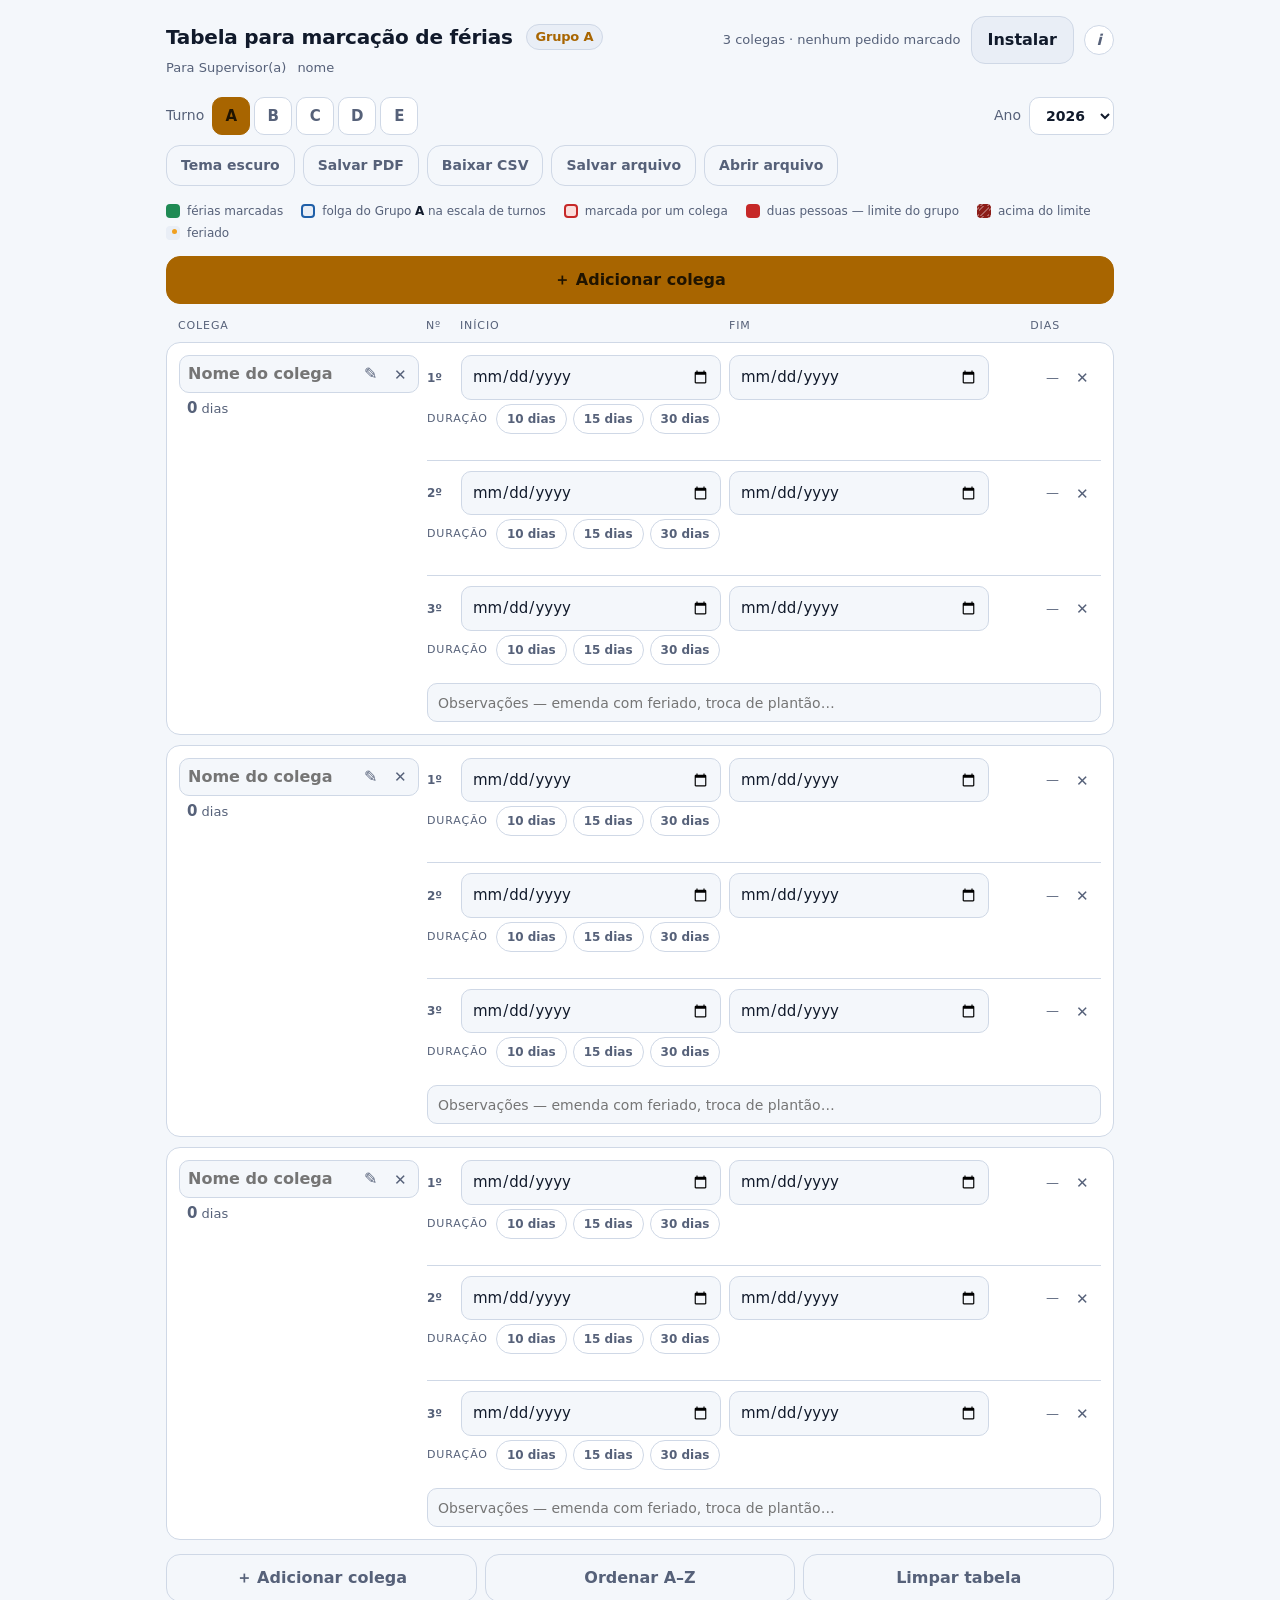
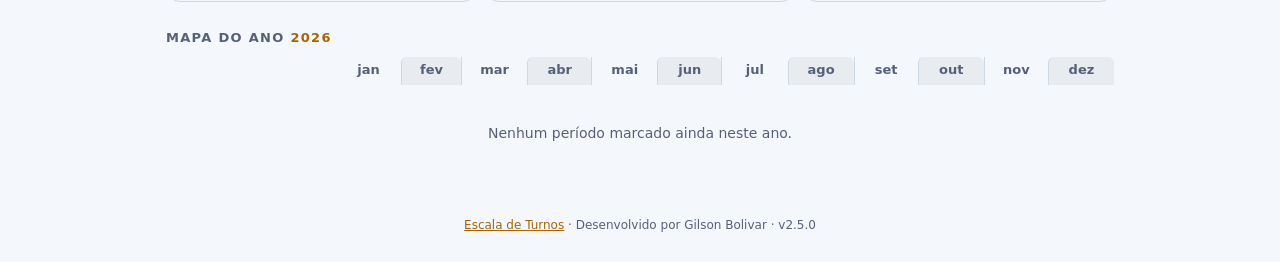
<file: index.html>
<!doctype html>
<html lang="pt-BR">
<head>
<meta charset="utf-8">
<meta name="viewport" content="width=device-width, initial-scale=1, viewport-fit=cover">
<title>Tabela para marcação de férias</title>
<meta name="description" content="Marcação de férias dos turnos A a E: três períodos por colega, com o quadro do mês e as folgas de cada equipe.">
<meta name="theme-color" content="#0b1220">
<meta name="mobile-web-app-capable" content="yes">
<meta name="apple-mobile-web-app-capable" content="yes">
<meta name="apple-mobile-web-app-title" content="Marcar Férias">
<link rel="manifest" href="manifest.webmanifest">
<link rel="icon" href="icones/icone-192.png" sizes="192x192">
<link rel="apple-touch-icon" sizes="180x180" href="icones/icone-180.png">
<link rel="stylesheet" href="app.css?v=2.5.0">
<script>
  /* Aplica o tema salvo antes da primeira pintura; sem isto a tela pisca. */
  (() => {
    let tema;
    try { tema = localStorage.getItem('tabela-de-ferias:tema'); } catch (e) { /* modo privado */ }
    if (tema !== 'claro' && tema !== 'escuro') {
      tema = matchMedia('(prefers-color-scheme: light)').matches ? 'claro' : 'escuro';
    }
    document.documentElement.dataset.tema = tema;
  })();
</script>
</head>
<body>

<header class="topo">
  <div class="titulo">
    <h1>Tabela para marcação de férias <span id="grupo-titulo">Grupo&nbsp;A</span></h1>
    <p class="supervisor">
      Para Supervisor(a)
      <input type="text" id="supervisor" maxlength="60" placeholder="nome"
             aria-label="Nome do supervisor ou da supervisora">
    </p>
  </div>
  <div class="canto">
    <p class="estado" id="estado" role="status" aria-live="polite">—</p>
    <button class="botao instalar" id="btn-instalar" type="button" hidden>Instalar</button>
    <button class="info" id="btn-info" type="button" title="Sobre o app" aria-label="Sobre o app">i</button>
  </div>
</header>

<dialog class="sobre" id="ajuda-instalar" aria-labelledby="instalar-titulo">
  <h2 id="instalar-titulo">Instalar no aparelho</h2>
  <div id="passos-android">
    <p><b>Android (Chrome)</b></p>
    <p>Toque no menu <b>⋮</b> do navegador, no canto de cima, e escolha
      <b>Instalar app</b> — ou <b>Adicionar à tela inicial</b>, conforme a versão.</p>
  </div>
  <div id="passos-ios">
    <p><b>iPhone e iPad</b></p>
    <p>Precisa ser pelo <b>Safari</b>: o Chrome do iPhone não instala sites.
      Toque em <b>Compartilhar</b> (o quadrado com a seta para cima), role a lista e
      escolha <b>Adicionar à Tela de Início</b>.</p>
  </div>
  <p class="instalar-nota">Instalado, o app abre em tela cheia, com ícone próprio, e
    funciona sem internet.</p>
  <button class="botao principal largo" id="btn-fechar-instalar" type="button">Entendi</button>
</dialog>

<dialog class="sobre confirmar" id="confirmar" aria-labelledby="confirmar-titulo">
  <h2 id="confirmar-titulo">—</h2>
  <p id="confirmar-texto">—</p>
  <div class="confirmar-acoes">
    <button class="botao discreto" id="btn-cancelar" type="button">Cancelar</button>
    <button class="botao perigo" id="btn-confirmar" type="button">Remover</button>
  </div>
</dialog>

<dialog class="sobre dia-janela" id="dia-janela" aria-labelledby="dia-titulo">
  <h2 id="dia-titulo">—</h2>
  <p class="dia-turno" id="dia-turno">—</p>
  <p class="dia-limite" id="dia-limite" hidden></p>
  <ul class="dia-gente" id="dia-gente"></ul>
  <button class="botao principal largo" id="btn-fechar-dia" type="button">Fechar</button>
</dialog>

<dialog class="sobre" id="sobre" aria-labelledby="sobre-titulo">
  <h2 id="sobre-titulo">Tabela para marcação de férias</h2>
  <p class="sobre-credito">Desenvolvido por <b>Gilson Bolivar</b></p>
  <p>Marcação de férias dos turnos A a E: cada equipe tem a sua tabela, com três
    períodos por colega, o quadro do mês escolhido, as folgas daquela equipe na
    escala de turnos e os feriados.</p>
  <p>A tabela fica guardada neste aparelho, no próprio navegador — ninguém mais
    enxerga a sua. Para passar adiante, use <b>Salvar arquivo</b>, <b>Baixar CSV</b>
    ou <b>Salvar PDF</b>.</p>
  <p>Para ver os dias de trabalho e folga de todas as equipes, mês a mês, abra a
    <a href="turnos/">Escala de Turnos</a>.</p>
  <p class="sobre-versao" id="versao">—</p>
  <button class="botao principal largo" id="btn-fechar-sobre" type="button">Entendi</button>
</dialog>

<main class="folha">

  <!-- ————————————————— barra de comandos ————————————————— -->
  <section class="comandos">
    <div class="campo-grupo">
      <span>Turno</span>
      <div class="grupos" id="grupos" role="group" aria-label="Turno da equipe"></div>
    </div>
    <label class="campo-ano">
      <span>Ano</span>
      <select id="ano"></select>
    </label>
    <div class="botoes">
      <button class="botao discreto" id="btn-tema" type="button" aria-pressed="false">Tema claro</button>
      <button class="botao discreto" id="btn-pdf" type="button" title="Abre a impressão — escolha “Salvar como PDF” no destino">Salvar PDF</button>
      <button class="botao discreto" id="btn-csv" type="button">Baixar CSV</button>
      <button class="botao discreto" id="btn-salvar" type="button">Salvar arquivo</button>
      <button class="botao discreto" id="btn-abrir" type="button">Abrir arquivo</button>
      <input type="file" id="arquivo" accept="application/json,.json" hidden>
    </div>
  </section>

  <p class="legenda">
    <span><b class="amostra ferias"></b> férias marcadas</span>
    <span><b class="amostra folga"></b> folga do Grupo <b id="grupo-legenda">A</b> na escala de turnos</span>
    <span><b class="amostra ocupado"></b> marcada por um colega</span>
    <span><b class="amostra varios"></b> duas pessoas — limite do grupo</span>
    <span><b class="amostra excesso"></b> acima do limite</span>
    <span><b class="amostra feriado"></b> feriado</span>
  </p>

  <button class="botao principal largo destaque" id="btn-colega-topo" type="button">
    ＋ Adicionar colega
  </button>

  <!-- ————————————————— tabela ————————————————— -->
  <div class="cabecalho" aria-hidden="true">
    <span>Colega</span>
    <span>Nº</span>
    <span>Início</span>
    <span>Fim</span>
    <span>Dias</span>
  </div>

  <div class="lista" id="lista"></div>

  <div class="acoes-lista">
    <button class="botao discreto" id="btn-colega" type="button">＋ Adicionar colega</button>
    <button class="botao discreto" id="btn-ordenar" type="button" title="Reordenar a lista de A a Z">Ordenar A–Z</button>
    <button class="botao discreto" id="btn-limpar" type="button" title="Apagar tudo deste turno e voltar às células em branco">Limpar tabela</button>
  </div>

  <!-- ————————————————— acima do limite ————————————————— -->
  <section class="coincidencias excessos" id="excessos" hidden>
    <h2>Acima do limite — só duas pessoas por data</h2>
    <ul id="lista-excessos"></ul>
  </section>

  <!-- ————————————————— coincidências ————————————————— -->
  <section class="coincidencias" id="coincidencias" hidden>
    <h2>Quem coincide com quem</h2>
    <ul id="lista-coincidencias"></ul>
  </section>

  <!-- ————————————————— mapa do ano ————————————————— -->
  <section class="ano">
    <h2>Mapa do ano <span id="ano-titulo"></span></h2>
    <p class="rolagem-dica">Deslize para o lado para ver o ano inteiro.</p>
    <div class="rolagem">
      <div class="moldura">
        <div class="meses" id="meses"></div>
        <div class="faixas" id="faixas"></div>
      </div>
    </div>
    <p class="vazio" id="ano-vazio">Nenhum período marcado ainda neste ano.</p>
  </section>
</main>

<template id="modelo-pessoa">
  <article class="pessoa">
    <div class="identidade">
      <input class="nome" type="text" maxlength="60" aria-label="Nome do colega" placeholder="Nome do colega">
      <button class="remover nome-editar" type="button" title="Editar o nome" aria-label="Editar o nome">✎</button>
      <p class="total"><b>0</b> dias</p>
      <button class="remover pessoa-remover" type="button" title="Remover colega" aria-label="Remover colega">✕</button>
    </div>
    <div class="corpo">
      <ol class="periodos"></ol>
      <div class="rodape">
        <textarea class="obs" rows="1" aria-label="Observações"
                  placeholder="Observações — emenda com feriado, troca de plantão…"></textarea>
      </div>
    </div>
  </article>
</template>

<template id="modelo-periodo">
  <li class="periodo">
    <b class="ordem"></b>
    <label class="campo-data de"><span>Início</span><input type="date" class="inicio"><b class="valor"></b></label>
    <label class="campo-data ate"><span>Fim</span><input type="date" class="fim"><b class="valor"></b></label>
    <span class="dias">—</span>
    <button class="remover periodo-limpar" type="button" title="Limpar este período" aria-label="Limpar este período">✕</button>
    <div class="duracao" role="group" aria-label="Duração do período">
      <span>Duração</span>
      <button type="button" data-dias="10">10 dias</button>
      <button type="button" data-dias="15">15 dias</button>
      <button type="button" data-dias="30">30 dias</button>
    </div>
    <p class="erro" hidden></p>
    <div class="quadro" hidden></div>
  </li>
</template>

<p class="credito"><a href="turnos/">Escala de Turnos</a> · Desenvolvido por Gilson Bolivar
  · <span id="versao-rodape"></span></p>

<div class="aviso" id="toast" hidden></div>

<script src="app.js?v=2.5.0"></script>
</body>
</html>
</file>
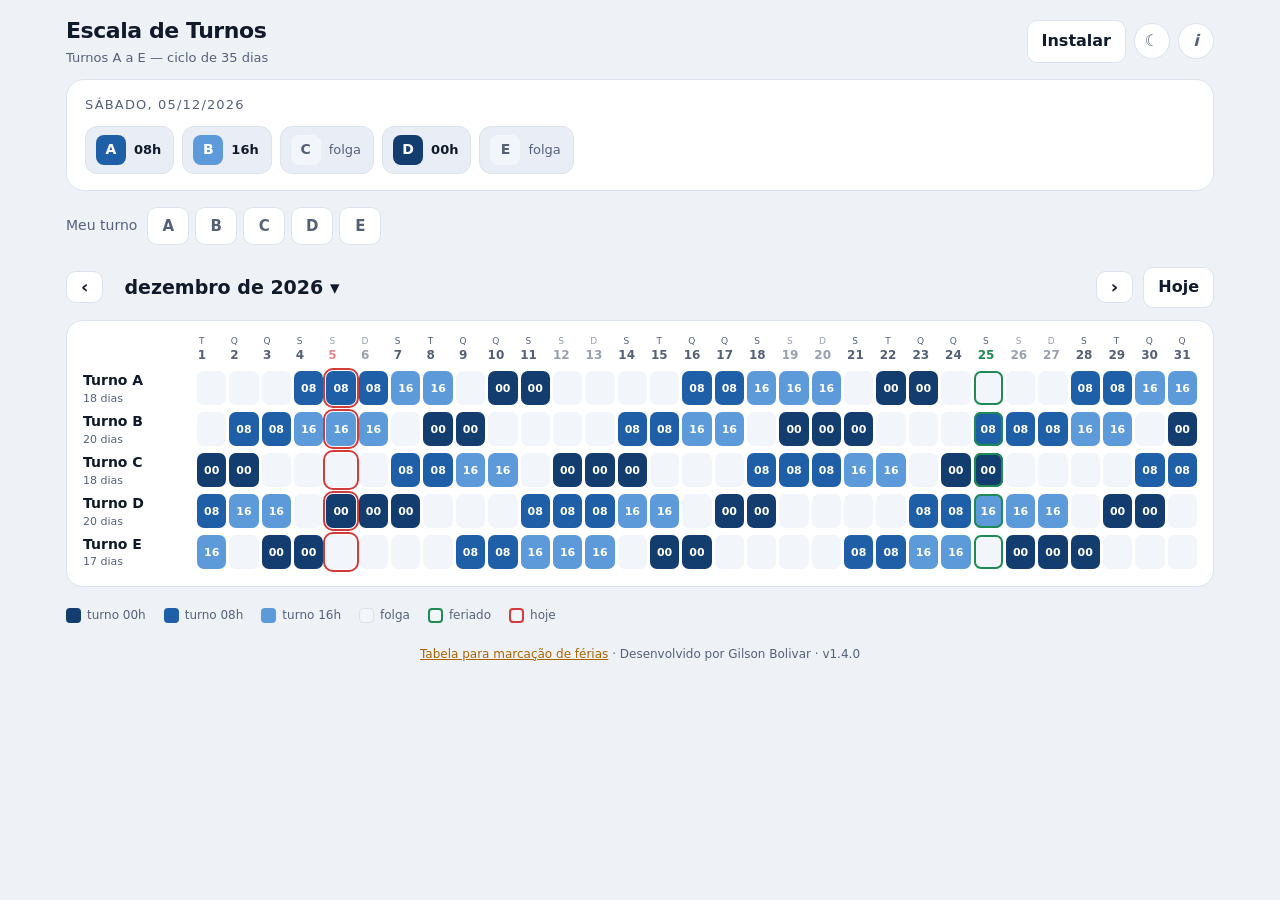
<file: turnos/index.html>
<!doctype html>
<html lang="pt-BR">
<head>
<meta charset="utf-8">
<meta name="viewport" content="width=device-width, initial-scale=1, viewport-fit=cover">
<title>Escala de Turnos — A a E</title>
<meta name="description" content="Dias de trabalho e folga dos turnos A a E, mês a mês, com a hora de início de cada turno.">
<meta name="theme-color" content="#0b1220">
<meta name="mobile-web-app-capable" content="yes">
<meta name="apple-mobile-web-app-capable" content="yes">
<meta name="apple-mobile-web-app-title" content="Turnos">
<link rel="manifest" href="manifest.webmanifest">
<link rel="icon" href="icones/icone-192.png" sizes="192x192">
<link rel="apple-touch-icon" sizes="180x180" href="icones/icone-180.png">
<link rel="stylesheet" href="app.css?v=1.4.0">
<script>
  /* Tema aplicado antes da primeira pintura, para a tela não piscar. */
  (() => {
    let tema;
    try { tema = localStorage.getItem('escala-turnos:tema'); } catch (e) { /* modo privado */ }
    if (tema !== 'claro' && tema !== 'escuro') {
      tema = matchMedia('(prefers-color-scheme: light)').matches ? 'claro' : 'escuro';
    }
    document.documentElement.dataset.tema = tema;
  })();
</script>
</head>
<body>

<header class="topo">
  <div class="titulo">
    <h1>Escala de Turnos</h1>
    <p class="subtitulo">Turnos A a E — ciclo de 35 dias</p>
  </div>
  <div class="canto">
    <button class="botao instalar" id="btn-instalar" type="button" hidden>Instalar</button>
    <button class="info" id="btn-tema" type="button" title="Trocar tema" aria-label="Trocar entre tema claro e escuro">◐</button>
    <button class="info" id="btn-info" type="button" title="Sobre o app" aria-label="Sobre o app">i</button>
  </div>
</header>

<main class="folha">

  <!-- ————————————————— hoje ————————————————— -->
  <section class="hoje-painel">
    <p class="hoje-data" id="hoje-data">—</p>
    <div class="hoje-turnos" id="hoje-turnos"></div>
    <p class="hoje-proximos" id="hoje-proximos" hidden></p>
  </section>

  <!-- ————————————————— escolha do turno ————————————————— -->
  <section class="meu">
    <span>Meu turno</span>
    <div class="grupos" id="grupos" role="group" aria-label="Escolha o seu turno"></div>
  </section>

  <!-- ————————————————— mês ————————————————— -->
  <section class="mes-barra">
    <button class="botao discreto" id="btn-anterior" type="button" aria-label="Mês anterior">‹</button>
    <h2><button class="mes-escolher" id="btn-escolher" type="button"
                title="Escolher mês e ano"><span id="mes-nome">—</span> ▾</button></h2>
    <button class="botao discreto" id="btn-proximo" type="button" aria-label="Próximo mês">›</button>
    <button class="botao discreto" id="btn-hoje" type="button">Hoje</button>
  </section>

  <div class="rolagem">
    <div class="quadro" id="quadro"></div>
  </div>

  <p class="legenda">
    <span><b class="amostra t0"></b> turno 00h</span>
    <span><b class="amostra t8"></b> turno 08h</span>
    <span><b class="amostra t16"></b> turno 16h</span>
    <span><b class="amostra folga"></b> folga</span>
    <span><b class="amostra feriado-amostra"></b> feriado</span>
    <span><b class="amostra hoje-amostra"></b> hoje</span>
  </p>

  <p class="rodape">
    <a href="../">Tabela para marcação de férias</a> · Desenvolvido por Gilson Bolivar
    · <span id="versao-rodape"></span>
  </p>

</main>

<dialog class="sobre" id="ajuda-instalar" aria-labelledby="instalar-titulo">
  <h2 id="instalar-titulo">Instalar no aparelho</h2>
  <div id="passos-android">
    <p><b>Android (Chrome)</b></p>
    <p>Toque no menu <b>⋮</b> do navegador, no canto de cima, e escolha
      <b>Instalar app</b> — ou <b>Adicionar à tela inicial</b>, conforme a versão.</p>
  </div>
  <div id="passos-ios">
    <p><b>iPhone e iPad</b></p>
    <p>Precisa ser pelo <b>Safari</b>: o Chrome do iPhone não instala sites.
      Toque em <b>Compartilhar</b> (o quadrado com a seta para cima), role a lista e
      escolha <b>Adicionar à Tela de Início</b>.</p>
  </div>
  <p class="instalar-nota">Instalado, o app abre em tela cheia, com ícone próprio, e
    funciona sem internet.</p>
  <button class="botao principal largo" id="btn-fechar-instalar" type="button">Entendi</button>
</dialog>

<dialog class="sobre seletor" id="seletor" aria-labelledby="seletor-titulo">
  <h2 id="seletor-titulo">Escolher mês</h2>
  <div class="ano-linha">
    <button class="botao discreto" id="ano-menos" type="button" aria-label="Ano anterior">‹</button>
    <b id="ano-valor">—</b>
    <button class="botao discreto" id="ano-mais" type="button" aria-label="Próximo ano">›</button>
  </div>
  <div class="meses-grade" id="meses-grade"></div>
  <button class="botao discreto largo" id="btn-fechar-seletor" type="button">Cancelar</button>
</dialog>

<dialog class="sobre" id="sobre" aria-labelledby="sobre-titulo">
  <h2 id="sobre-titulo">Escala de Turnos</h2>
  <p class="sobre-credito">Desenvolvido por <b>Gilson Bolivar</b></p>
  <p>Mostra os dias de trabalho e de folga dos turnos <b>A a E</b>, mês a mês, com a hora
    em que cada turno começa. Três equipes trabalham por dia e duas folgam.</p>
  <p>O ciclo tem <b>35 dias</b> e se repete sem fim, contado a partir de 02/08/2026 — por
    isso o app funciona para qualquer mês, passado ou futuro, sem precisar de internet.</p>
  <p>O turno escolhido e o tema ficam guardados neste aparelho. Nada é enviado para
    lugar nenhum.</p>
  <p class="sobre-versao" id="versao">—</p>
  <button class="botao principal largo" id="btn-fechar-sobre" type="button">Entendi</button>
</dialog>

<div class="aviso" id="toast" hidden></div>

<script src="app.js?v=1.4.0"></script>
</body>
</html>
</file>
<file: app.css>
/* ——————————————— Escala de Férias do Grupo A ——————————————— */

/* tema escuro (padrão) — o claro vem logo abaixo, trocado pelo botão */
:root {
  color-scheme: dark;
  --fundo: #0b1220;
  --superficie: #141d2e;
  --superficie-alta: #1e2a41;
  --borda: #2b3a56;
  --texto: #e8edf7;
  --texto-fraco: #93a1bd;
  --acento: #ffb020;
  --perigo: #ff4d4d;
  --ok: #35d07f;
  --ok-texto: #04241a;
  --azul: #4a9eff;
  --feriado: #ffc043;
  --ocupado-fundo: rgba(255, 77, 77, .22);
  --ocupado-texto: #ffb3b3;
  --conflito: #e33b3b;
  --conflito-texto: #ffffff;
  --excesso: #8f1414;
  --excesso-borda: #ff6b6b;
  --raio-borda: 14px;
  --gap: 14px;
  --coluna-nome: 170px;
  --faixa-par: rgba(255, 255, 255, .04);
}

:root[data-tema="claro"] {
  color-scheme: light;
  --fundo: #f4f7fb;
  --superficie: #ffffff;
  --superficie-alta: #e9eef6;
  --borda: #cfd8e6;
  --texto: #111a2b;
  --texto-fraco: #566179;
  --acento: #a86500;
  --perigo: #c62828;
  --ok: #1f8a54;
  --ok-texto: #ffffff;
  --azul: #1f5fa8;
  --feriado: #f0a020;
  --ocupado-fundo: #fbdedc;
  --ocupado-texto: #a3231b;
  --conflito: #c62828;
  --conflito-texto: #ffffff;
  --excesso: #8c1d18;
  --excesso-borda: #8c1d18;
  --faixa-par: rgba(17, 26, 43, .05);
}

* { box-sizing: border-box; }

[hidden] { display: none !important; }

html, body {
  margin: 0;
  padding: 0;
  background: var(--fundo);
  color: var(--texto);
  font: 16px/1.5 system-ui, -apple-system, "Segoe UI", Roboto, sans-serif;
}

body {
  min-height: 100dvh;
  padding: env(safe-area-inset-top) env(safe-area-inset-right)
           env(safe-area-inset-bottom) env(safe-area-inset-left);
}

h1, h2 { margin: 0; font-weight: 650; letter-spacing: -0.01em; }

.folha { max-width: 980px; margin: 0 auto; padding: 0 16px 40px; }

/* ——— topo ——— */
.topo {
  display: flex;
  align-items: baseline;
  justify-content: space-between;
  gap: 10px;
  padding: 16px 16px 10px;
  max-width: 980px;
  margin: 0 auto;
}
.titulo { min-width: 0; }
.topo h1 { font-size: 20px; }
.topo h1 span {
  display: inline-block;
  margin-left: 6px;
  padding: 2px 9px;
  border-radius: 99px;
  background: var(--superficie-alta);
  border: 1px solid var(--borda);
  font-size: 13px;
  font-weight: 650;
  color: var(--acento);
  vertical-align: 3px;
}
.supervisor {
  margin: 3px 0 0;
  font-size: 13px;
  color: var(--texto-fraco);
}
.supervisor input {
  border: 1px solid transparent;
  border-radius: 8px;
  background: transparent;
  color: var(--texto);
  font: inherit;
  font-weight: 600;
  padding: 2px 6px;
  min-width: 90px;
  max-width: 220px;
}
.supervisor input::placeholder { font-weight: 400; color: var(--texto-fraco); }
.supervisor input:hover { border-color: var(--borda); }
.supervisor input:focus { outline: none; border-color: var(--acento); background: var(--fundo); }
.estado { margin: 0; font-size: 13px; color: var(--texto-fraco); text-align: right; }
.canto { display: flex; align-items: center; gap: 10px; flex: none; }
.instalar {
  padding: 8px 14px;
  font-size: 14px;
  background: var(--acento);
  border-color: var(--acento);
  color: #201400;
}
.instalar-nota { padding-top: 10px; border-top: 1px solid var(--borda); }
.info {
  appearance: none;
  flex: none;
  width: 30px;
  height: 30px;
  border: 1px solid var(--borda);
  border-radius: 50%;
  background: var(--superficie);
  color: var(--texto-fraco);
  font: inherit;
  font-size: 15px;
  font-weight: 700;
  font-style: italic;
  line-height: 1;
  cursor: pointer;
}
.info:hover { border-color: var(--acento); color: var(--acento); }

/* em tela estreita o título ganha a linha inteira, em vez de brigar com o estado */
@media (max-width: 900px) {
  .ano .rolagem-dica {   /* mais específico que a regra base, que vem depois */
    display: block;
    margin: 0 0 8px;
    font-size: 12px;
    color: var(--texto-fraco);
  }
}

@media (max-width: 560px) {
  :root { --coluna-nome: 120px; }
  .instalar { padding: 7px 11px; font-size: 13px; }
  .topo { flex-direction: column; align-items: stretch; gap: 4px; }
  .canto { justify-content: space-between; }
  .estado { text-align: left; }
}

/* ——— botões ——— */
.botao {
  appearance: none;
  border: 1px solid var(--borda);
  background: var(--superficie-alta);
  color: var(--texto);
  font: inherit;
  font-weight: 600;
  padding: 11px 16px;
  border-radius: var(--raio-borda);
  cursor: pointer;
  touch-action: manipulation;
}
.botao:active { transform: translateY(1px); }
.botao.principal { background: var(--acento); border-color: var(--acento); color: #201400; }
.botao.perigo { background: var(--perigo); border-color: var(--perigo); color: #fff; }
.botao.discreto { background: transparent; color: var(--texto-fraco); }
.botao.discreto:hover { color: var(--texto); border-color: var(--acento); }
.botao.largo { display: block; width: 100%; margin-top: var(--gap); }

.acoes-lista { display: flex; flex-wrap: wrap; gap: 8px; margin-top: var(--gap); }
.destaque { margin: 4px 0 14px; }
.acoes-lista .botao { flex: 1 1 200px; }

.remover {
  appearance: none;
  min-width: 38px;
  min-height: 38px;
  border: 1px solid transparent;
  background: transparent;
  color: var(--texto-fraco);
  font-size: 15px;
  line-height: 1;
  width: 34px;
  height: 34px;
  border-radius: 10px;
  cursor: pointer;
  flex: none;
}
.remover:hover { color: var(--perigo); border-color: var(--perigo); }
.nome-editar { font-size: 16px; }
.nome-editar:hover { color: var(--acento); border-color: var(--acento); }

/* ——— barra de comandos ——— */
.comandos {
  display: flex;
  flex-wrap: wrap;
  align-items: center;
  justify-content: space-between;
  gap: 10px;
  padding: 6px 0 16px;
}
.campo-ano, .campo-grupo { display: flex; align-items: center; gap: 8px; font-size: 14px; color: var(--texto-fraco); }
.grupos { display: flex; gap: 4px; }
.grupos button {
  appearance: none;
  width: 38px;
  height: 38px;
  border: 1px solid var(--borda);
  border-radius: 10px;
  background: var(--superficie);
  color: var(--texto-fraco);
  font: inherit;
  font-size: 15px;
  font-weight: 700;
  cursor: pointer;
  touch-action: manipulation;
}
.grupos button:hover { border-color: var(--acento); color: var(--texto); }
.grupos button.ativo {
  background: var(--acento);
  border-color: var(--acento);
  color: #201400;
}
.campo-ano select {
  background: var(--superficie);
  border: 1px solid var(--borda);
  border-radius: 10px;
  color: var(--texto);
  font: inherit;
  font-weight: 600;
  padding: 9px 12px;
}
.comandos .botoes { display: flex; flex-wrap: wrap; gap: 8px; }
.comandos .botao { padding: 9px 14px; font-size: 14px; }

/* ——— legenda das cores ——— */
.legenda {
  display: flex;
  flex-wrap: wrap;
  align-items: center;
  gap: 4px 18px;
  white-space: nowrap;
  margin: 0 0 12px;
  font-size: 12px;
  color: var(--texto-fraco);
}
.amostra {
  display: inline-block;
  width: 14px;
  height: 14px;
  border-radius: 4px;
  vertical-align: -3px;
  margin-right: 7px;
  border: 2px solid transparent;
}
.legenda span { display: inline-flex; align-items: center; }
.legenda #grupo-legenda { color: var(--texto); margin: 0 .3em; }
.amostra.ferias { background: var(--ok); }
.amostra.folga { background: var(--superficie-alta); border-color: var(--azul); }
.amostra.ocupado { background: var(--ocupado-fundo); border-color: var(--perigo); }
.amostra.varios { background: var(--conflito); }
.amostra.excesso {
  background:
    repeating-linear-gradient(-45deg,
      rgba(255, 255, 255, .3) 0 2px, transparent 2px 5px),
    var(--excesso);
}
.amostra.feriado { background: var(--superficie-alta); position: relative; }
.amostra.feriado::after {
  content: "";
  position: absolute;
  inset: 1px 1px auto auto;
  width: 5px;
  height: 5px;
  border-radius: 50%;
  background: var(--feriado);
}

/* ——— cabeçalho da tabela (só em tela larga) ——— */
.cabecalho { display: none; }

/* ——— lista de colegas ——— */
.lista { display: grid; gap: 10px; }

.pessoa {
  min-width: 0;   /* deixa o cartão encolher junto com a tela */
  background: var(--superficie);
  border: 1px solid var(--borda);
  border-radius: var(--raio-borda);
  padding: 12px;
}
.pessoa.marcada { border-color: #3d4f72; }

.identidade { display: flex; align-items: center; gap: 8px; }
.identidade .nome {
  flex: 1;
  min-width: 0;
  background: transparent;
  border: 1px solid transparent;
  border-radius: 10px;
  color: var(--texto);
  font: inherit;
  font-size: 17px;
  font-weight: 620;
  padding: 6px 8px;
}
.identidade .nome { border-color: var(--borda); background: var(--fundo); }
.identidade .nome:hover { border-color: var(--acento); }
.identidade .nome:focus { border-color: var(--acento); outline: none; background: var(--fundo); }
.identidade .total {
  margin: 0;
  font-size: 13px;
  color: var(--texto-fraco);
  font-variant-numeric: tabular-nums;
  white-space: nowrap;
}
.identidade .total b { color: var(--acento); font-size: 15px; }
.identidade .total.demais b { color: var(--perigo); }
.identidade .total.zero b { color: var(--texto-fraco); font-weight: 600; }

.corpo { margin-top: 8px; min-width: 0; }

/* ——— períodos ——— */
.periodos { list-style: none; margin: 0; padding: 0; display: grid; gap: 8px; min-width: 0; }
.periodo {
  display: grid;
  grid-template-columns: minmax(0, 1fr) minmax(0, 1fr);
  grid-template-areas:
    "de     ate"
    "dias   rem"
    "dur    dur"
    "erro   erro"
    "quadro quadro";
  align-items: end;
  gap: 4px 8px;
  min-width: 0;
}
.periodo .de { grid-area: de; }
.periodo .ate { grid-area: ate; }
.periodo .dias { grid-area: dias; }
.periodo .remover { grid-area: rem; justify-self: end; }
.periodo .erro { grid-area: erro; }
.periodo .duracao { grid-area: dur; }
.periodo .quadro { grid-area: quadro; }
.periodo .ordem { grid-area: ord; display: none; }
.periodo.coincide .campo-data input { border-color: var(--acento); }
.periodo.invalido .campo-data input,
.periodo.acima .campo-data input { border-color: var(--perigo); }

.campo-data { display: grid; gap: 4px; font-size: 12px; color: var(--texto-fraco); min-width: 0; }
.campo-data input {
  width: 100%;
  min-width: 0;
  background: var(--fundo);
  border: 1px solid var(--borda);
  border-radius: 10px;
  color: var(--texto);
  font: inherit;
  font-size: 15px;
  padding: 9px 10px;
}
.campo-data input:focus { outline: none; border-color: var(--acento); }
.campo-data .valor { display: none; }   /* na impressão, e na tela quando o navegador não usa dd/mm/aaaa */
:root.datas-visiveis .campo-data .valor:not(:empty) {
  display: block;
  margin-top: 2px;
  font-size: 11px;
  font-weight: 500;
  font-variant-numeric: tabular-nums;
  color: var(--texto-fraco);
}

.periodo .dias {
  font-size: 13px;
  font-variant-numeric: tabular-nums;
  color: var(--texto-fraco);
  white-space: nowrap;
  align-self: center;
}
.periodo .dias.contado { color: var(--texto); }
.periodo .erro { margin: 0; font-size: 12px; color: var(--perigo); }
.periodo + .periodo { margin-top: 10px; border-top: 1px solid var(--borda); padding-top: 10px; }

/* ——— atalhos de duração ——— */
.duracao { display: flex; flex-wrap: wrap; align-items: center; gap: 6px; }
.duracao span {
  font-size: 11px;
  text-transform: uppercase;
  letter-spacing: .08em;
  color: var(--texto-fraco);
  margin-right: 2px;
}
.duracao button {
  appearance: none;
  border: 1px solid var(--borda);
  background: transparent;
  color: var(--texto-fraco);
  font: inherit;
  font-size: 12px;
  font-weight: 600;
  padding: 5px 10px;
  border-radius: 99px;
  cursor: pointer;
  touch-action: manipulation;
}
.duracao button:hover { border-color: var(--acento); color: var(--texto); }
.duracao button.ativo {
  border-color: var(--acento);
  background: var(--acento);
  color: #201400;
}

/* ——— quadro do mês escolhido ——— */
.quadro {
  min-width: 0;
  display: flex;
  flex-wrap: wrap;
  gap: 8px 16px;
  margin-top: 8px;
  padding: 10px 12px;
  background: var(--fundo);
  border: 1px solid var(--borda);
  border-radius: 10px;
}
.quadro-titulo {
  flex-basis: 100%;
  margin: 0;
  font-size: 12px;
  font-variant-numeric: tabular-nums;
  color: var(--texto-fraco);
}
.quadro-titulo b { color: var(--texto); font-weight: 620; }
.mes-nome { margin: 0 0 6px; font-size: 12px; color: var(--texto-fraco); }
.mes-nome::first-letter { text-transform: uppercase; }
.grade-mes { display: grid; grid-template-columns: repeat(7, 26px); gap: 3px; }
.grade-mes i {
  font-style: normal;
  font-size: 10px;
  text-align: center;
  color: var(--texto-fraco);
}
.dia {
  position: relative;
  display: grid;
  place-items: center;
  height: 26px;
  border: 2px solid transparent;
  border-radius: 6px;
  background: var(--superficie-alta);
  font-size: 12px;
  font-variant-numeric: tabular-nums;
}
.dia.fora { background: transparent; }
.dia.folga { border-color: var(--azul); }
/* dia que outro colega já marcou */
.dia.ocupado { background: var(--ocupado-fundo); color: var(--ocupado-texto); font-weight: 600; }
.dia.feriado::after {
  content: "";
  position: absolute;
  right: 2px;
  top: 2px;
  width: 6px;
  height: 6px;
  border-radius: 50%;
  background: var(--feriado);
  box-shadow: 0 0 0 1px rgba(0, 0, 0, .25);
}
.dia.ferias { background: var(--ok); color: var(--ok-texto); font-weight: 700; }
/* duas pessoas ou mais na mesma data: vermelho forte, aqui e no mapa do ano */
.dia.varios, .dia.ferias.varios {
  background: var(--conflito);
  color: var(--conflito-texto);
  font-weight: 700;
}
/* acima do limite do grupo: vermelho escuro riscado */
.dia.excesso, .dia.ferias.excesso {
  background:
    repeating-linear-gradient(-45deg,
      rgba(255, 255, 255, .22) 0 3px, transparent 3px 7px),
    var(--excesso);
  border-color: var(--excesso-borda);
  color: #fff;
}
.dia.clicavel { cursor: pointer; }
.dia.clicavel:hover { filter: brightness(1.1); }
.dia.clicavel:focus-visible { outline: 2px solid var(--acento); outline-offset: 2px; }
.dia.hoje { outline: 2px dashed var(--acento); outline-offset: -1px; }
.quadro-nota { flex-basis: 100%; margin: 0; font-size: 12px; color: var(--texto-fraco); }

/* ——— pé do colega: observações ——— */
.rodape { display: flex; flex-wrap: wrap; align-items: flex-start; gap: 8px; margin-top: 10px; }
.obs {
  flex: 1 1 240px;
  min-width: 0;
  background: var(--fundo);
  border: 1px solid var(--borda);
  border-radius: 10px;
  color: var(--texto);
  font: inherit;
  font-size: 14px;
  padding: 9px 10px;
  resize: none;
  overflow: hidden;
}
.obs:focus { outline: none; border-color: var(--acento); }

/* ——— coincidências ——— */
.coincidencias { margin-top: 26px; }
.excessos h2 { color: var(--perigo); }
.excessos li { border-left-color: var(--excesso) !important; }
.excessos li b { color: var(--perigo); }
.coincidencias h2, .ano h2 {
  font-size: 13px;
  text-transform: uppercase;
  letter-spacing: .1em;
  color: var(--texto-fraco);
  margin-bottom: 10px;
}
.coincidencias ul { list-style: none; margin: 0; padding: 0; display: grid; gap: 6px; }
.coincidencias li {
  background: var(--superficie);
  border: 1px solid var(--borda);
  border-left: 3px solid var(--conflito);
  border-radius: 10px;
  padding: 9px 12px;
  font-size: 14px;
}
.coincidencias li b { font-weight: 620; }
.coincidencias li span { color: var(--texto-fraco); font-variant-numeric: tabular-nums; }

/* ——— mapa do ano ——— */
.ano { margin-top: 26px; }
.ano h2 span { color: var(--acento); }
.rolagem { overflow-x: auto; padding-bottom: 4px; }
.moldura { min-width: 880px; }
.rolagem-dica { display: none; }

.meses {
  display: flex;
  margin-left: var(--coluna-nome);
  font-size: 13px;
  font-weight: 600;
  color: var(--texto-fraco);
}
.meses i {
  font-style: normal;
  text-align: center;
  border-left: 1px solid var(--borda);
  padding: 3px 0 5px;
  overflow: hidden;
}
.meses i:first-child { border-left: 0; }
.meses i:nth-child(even) { background: var(--faixa-par); border-radius: 6px 6px 0 0; }

.faixas { display: grid; gap: 7px; margin-top: 2px; }
.faixa {
  display: grid;
  grid-template-columns: var(--coluna-nome) 1fr;
  align-items: center;
  gap: 10px;
}
.faixa .quem {
  font-size: 14px;
  color: var(--texto);
  white-space: nowrap;
  overflow: hidden;
  text-overflow: ellipsis;
  padding-right: 4px;
}
.faixa .quem i {
  font-style: normal;
  font-size: 12px;
  color: var(--texto-fraco);
  font-variant-numeric: tabular-nums;
}
.trilho {
  position: relative;
  height: 34px;
  background: var(--superficie);
  border: 1px solid var(--borda);
  border-radius: 8px;
  overflow: hidden;
}
.grade { position: absolute; inset: 0; display: flex; }
.grade i { border-left: 1px solid var(--borda); }
.grade i:first-child { border-left: 0; }
.grade i:nth-child(even) { background: var(--faixa-par); }
.barra {
  position: absolute;
  z-index: 1;      /* a barra fica por cima da linha de hoje */
  top: 4px;
  bottom: 4px;
  background: var(--acento);
  border-radius: 6px;
  min-width: 4px;
  font-size: 12px;
  font-weight: 700;
  color: #201400;
  display: grid;
  place-items: center;
  overflow: hidden;
  white-space: nowrap;
  box-shadow: 0 1px 3px rgba(0, 0, 0, .25);
}
.barra.excesso {
  background:
    repeating-linear-gradient(-45deg, rgba(255, 255, 255, .25) 0 3px, transparent 3px 7px),
    var(--excesso);
  color: #fff;
}
.trilho .hoje {
  position: absolute;
  top: 0;
  bottom: 0;
  width: 3px;
  background: var(--ok);
}
.trilho .hoje::after {
  content: "";
  position: absolute;
  left: 50%;
  top: 2px;
  width: 9px;
  height: 9px;
  margin-left: -4.5px;
  border-radius: 50%;
  background: var(--ok);
}

.vazio { color: var(--texto-fraco); text-align: center; padding: 18px 6px; font-size: 14px; }

/* ——— janela "sobre" ——— */
.sobre {
  width: min(420px, calc(100% - 32px));
  border: 1px solid var(--borda);
  border-radius: 18px;
  background: var(--superficie);
  color: var(--texto);
  padding: 22px;
  box-shadow: 0 18px 50px rgba(0, 0, 0, .45);
}
.sobre::backdrop { background: rgba(0, 0, 0, .55); }
.sobre h2 { font-size: 18px; }
.sobre p { margin: 10px 0; font-size: 14px; color: var(--texto-fraco); }
.sobre b { color: var(--texto); }
.sobre-credito {
  margin: 6px 0 14px !important;
  font-size: 15px !important;
  color: var(--texto) !important;
}
.sobre-credito b { color: var(--acento); }
.sobre-versao {
  padding-top: 12px;
  border-top: 1px solid var(--borda);
  font-size: 12px !important;
}

.dia-turno { margin: 4px 0 10px !important; }
.dia-limite {
  margin: 0 0 14px !important;
  padding: 8px 11px;
  border-radius: 8px;
  background: var(--ocupado-fundo);
  color: var(--perigo) !important;
  font-weight: 600;
}
.dia-gente { list-style: none; margin: 0 0 18px; padding: 0; display: grid; gap: 8px; }
.dia-gente li {
  background: var(--superficie-alta);
  border: 1px solid var(--borda);
  border-left: 3px solid var(--conflito);
  border-radius: 10px;
  padding: 9px 12px;
  font-size: 14px;
}
.dia-gente li b { display: block; font-weight: 620; }
.dia-gente li span {
  font-size: 12px;
  color: var(--texto-fraco);
  font-variant-numeric: tabular-nums;
}
.dia-gente li.so-um { border-left-color: var(--perigo); }

.confirmar-acoes { display: flex; gap: 10px; margin-top: 18px; }
.confirmar-acoes .botao { flex: 1; }

/* crédito discreto no pé — na tela e no papel */
.credito a { color: var(--acento); }
.credito {
  max-width: 980px;
  margin: 0 auto;
  padding: 0 16px 28px;
  font-size: 12px;
  color: var(--texto-fraco);
  text-align: center;
}

/* ——— balão com o nome de quem marcou ——— */
.dica {
  position: fixed;
  z-index: 60;
  max-width: min(240px, calc(100vw - 16px));
  padding: 6px 11px;
  border: 1px solid var(--borda);
  border-radius: 8px;
  background: var(--superficie-alta);
  color: var(--texto);
  font-size: 12px;
  font-weight: 600;
  line-height: 1.35;
  text-align: center;
  box-shadow: 0 6px 18px rgba(0, 0, 0, .35);
  pointer-events: none;
}

/* ——— aviso flutuante ——— */
.aviso {
  position: fixed;
  left: 50%;
  bottom: calc(20px + env(safe-area-inset-bottom));
  transform: translateX(-50%);
  z-index: 40;
  max-width: calc(100% - 32px);
  background: var(--superficie-alta);
  border: 1px solid var(--borda);
  color: var(--texto);
  padding: 12px 18px;
  border-radius: 99px;
  font-size: 14px;
  text-align: center;
  box-shadow: 0 8px 24px rgba(0, 0, 0, .45);
}
.aviso .desfazer {
  appearance: none;
  margin-left: 10px;
  border: 1px solid var(--acento);
  border-radius: 99px;
  background: transparent;
  color: var(--acento);
  font: inherit;
  font-size: 13px;
  font-weight: 700;
  padding: 3px 12px;
  cursor: pointer;
}

/* ——— tela larga: vira tabela de verdade ——— */
@media (min-width: 760px) {
  .cabecalho {
    display: grid;
    grid-template-columns: 240px 26px 1fr 1fr 62px 34px;
    gap: 8px;
    padding: 0 12px 8px;
    font-size: 11px;
    text-transform: uppercase;
    letter-spacing: .08em;
    color: var(--texto-fraco);
  }
  .cabecalho span:nth-child(5) { text-align: right; }

  .pessoa { display: grid; grid-template-columns: 240px 1fr; gap: 8px; align-items: start; }
  .identidade { flex-direction: column; align-items: stretch; gap: 4px; position: relative; }
  .identidade .nome { font-size: 16px; padding-right: 34px; }
  .identidade .total { padding-left: 8px; }
  .identidade .nome { padding-right: 62px; }
  .identidade .nome-editar { position: absolute; top: 0; right: 30px; }
  .identidade .pessoa-remover { position: absolute; top: 0; right: 0; }
  .corpo { margin-top: 0; }
  .campo-data span { display: none; }
  .periodo {
    grid-template-columns: 26px minmax(0, 1fr) minmax(0, 1fr) 62px 34px;
    grid-template-areas:
      "ord    de     ate    dias   rem"
      "dur    dur    dur    dur    dur"
      "erro   erro   erro   erro   erro"
      "quadro quadro quadro quadro quadro";
    align-items: center;
  }
  .periodo .dias { text-align: right; }
  .periodo .ordem {
    display: block;
    font-size: 12px;
    font-weight: 600;
    color: var(--texto-fraco);
  }
}

/* ——— impressão: papel branco, sem comandos ——— */
@media print {
  :root, :root[data-tema] {
    color-scheme: light;
    --fundo: #fff;
    --superficie: #fff;
    --superficie-alta: #fff;
    --borda: #b9c2d0;
    --texto: #101418;
    --texto-fraco: #4a5568;
    --acento: #a06000;
  }
  .comandos, .aviso, .dica, .remover, .acoes-lista, .duracao, .info,
  .destaque { display: none !important; }
  h1 span { color: var(--texto); background: none; border: 0; }
  .supervisor input { border-color: transparent; padding-left: 2px; }
  .credito a { color: var(--acento); }
.credito { padding: 12px 0 0; border-top: 1px solid var(--borda); }
  .folha { max-width: none; padding: 0; }
  .topo { padding: 0 0 10px; }
  .pessoa, .coincidencias li, .trilho { break-inside: avoid; }
  .pessoa { border-color: var(--borda); }
  /* no papel, data vira texto: o seletor imprimiria "mm/dd/aaaa" nas vazias */
  .campo-data input { display: none; }
  .campo-data .valor {
    display: block;
    font-weight: 500;
    font-variant-numeric: tabular-nums;
    border-bottom: 1px solid var(--borda);
    min-height: 1.5em;
    padding: 2px 2px 3px;
  }
  .obs {
    border-color: var(--borda);
    color-scheme: light;
    resize: none;
  }
  .obs::placeholder { color: transparent; }
  .barra { background: #a06000; color: #fff; print-color-adjust: exact; -webkit-print-color-adjust: exact; }
  .barra.excesso { background: #6e0f0f; }

  /* o quadro do mês é o miolo do papel: as cores têm de sair impressas */
  .periodo, .quadro, .mes { break-inside: avoid; }
  .quadro { background: #fff; }
  .dia {
    background: #eef1f6;
    color: #101418;
    print-color-adjust: exact;
    -webkit-print-color-adjust: exact;
  }
  .dia.fora { background: transparent; }
  .dia.folga { border-color: #2b6cb0; }
  .dia.ferias { background: #2e8b57; color: #fff; }
  .dia.ocupado { background: #f7dedc; color: #8c1d18; }
  .dia.varios, .dia.ferias.varios { background: #b81f1f; color: #fff; }
  .dia.excesso, .dia.ferias.excesso {
    background: repeating-linear-gradient(-45deg, rgba(255,255,255,.3) 0 3px, transparent 3px 7px), #6e0f0f;
    border-color: #6e0f0f;
    color: #fff;
  }
  .amostra.excesso { background: #6e0f0f; }
  .amostra.ocupado { background: #f7dedc; border-color: #b81f1f; }
  .amostra.varios { background: #b81f1f; }
  .amostra.ferias { background: #2e8b57; }
  .amostra.folga { border-color: #2b6cb0; }
  .dia.feriado::after, .amostra.feriado::after { background: #e08a00; }
  .rolagem { overflow: visible; }
  .moldura { min-width: 0; }
  .rolagem-dica { display: none !important; }
  .trilho { height: 26px; }
  .grade i:nth-child(even), .meses i:nth-child(even) { background: #f1f4f8; }
}
</file>
<file: turnos/app.css>
/* ——————————————— Escala de Turnos ——————————————— */

:root {
  color-scheme: dark;
  --fundo: #0b1220;
  --superficie: #141d2e;
  --superficie-alta: #1e2a41;
  --borda: #2b3a56;
  --texto: #e8edf7;
  --texto-fraco: #93a1bd;
  --acento: #ffb020;
  --t0: #123d6e;
  --t8: #1f5fa8;
  --t16: #5c9ada;
  --turno-texto: #ffffff;
  --folga: #1a2537;
  --feriado: #35d07f;
  --hoje: #ff5a5a;
  --raio-borda: 14px;
}

:root[data-tema="claro"] {
  color-scheme: light;
  --fundo: #eef1f6;
  --superficie: #ffffff;
  --superficie-alta: #e9eef6;
  --borda: #dde3ec;
  --texto: #101a2b;
  --texto-fraco: #566179;
  --acento: #a86500;
  --t0: #123d6e;
  --t8: #1f5fa8;
  --t16: #5c9ada;
  --turno-texto: #ffffff;
  --folga: #f2f5f9;
  --feriado: #1f8a54;
  --hoje: #d33a3a;
}

* { box-sizing: border-box; }
[hidden] { display: none !important; }

html, body {
  margin: 0;
  padding: 0;
  background: var(--fundo);
  color: var(--texto);
  font: 16px/1.4 system-ui, -apple-system, "Segoe UI", Roboto, sans-serif;
}
body {
  min-height: 100dvh;
  padding: env(safe-area-inset-top) env(safe-area-inset-right)
           env(safe-area-inset-bottom) env(safe-area-inset-left);
}
h1, h2 { margin: 0; font-weight: 700; letter-spacing: -0.02em; }

.folha { max-width: 1180px; margin: 0 auto; padding: 0 16px 36px; }

/* ——— topo ——— */
.topo {
  display: flex;
  align-items: center;
  justify-content: space-between;
  gap: 12px;
  max-width: 1180px;
  margin: 0 auto;
  padding: 16px 16px 12px;
}
.topo h1 { font-size: 22px; }
.subtitulo { margin: 2px 0 0; font-size: 13px; color: var(--texto-fraco); }
.canto { display: flex; align-items: center; gap: 8px; }
.instalar {
  padding: 8px 14px;
  font-size: 14px;
  background: var(--acento);
  border-color: var(--acento);
  color: #201400;
}
.instalar:hover { filter: brightness(1.06); }
.instalar-nota { padding-top: 10px; border-top: 1px solid var(--borda); }
.info {
  appearance: none;
  width: 36px;
  height: 36px;
  border: 1px solid var(--borda);
  border-radius: 50%;
  background: var(--superficie);
  color: var(--texto-fraco);
  font: inherit;
  font-size: 16px;
  font-weight: 700;
  font-style: italic;
  line-height: 1;
  cursor: pointer;
}
#btn-tema { font-style: normal; }
.info:hover { border-color: var(--acento); color: var(--acento); }

/* ——— botões ——— */
.botao {
  appearance: none;
  border: 1px solid var(--borda);
  background: var(--superficie);
  color: var(--texto);
  font: inherit;
  font-weight: 600;
  padding: 9px 14px;
  border-radius: 10px;
  cursor: pointer;
  touch-action: manipulation;
}
.botao:hover { border-color: var(--acento); }
.botao.principal { background: var(--acento); border-color: var(--acento); color: #201400; }
.botao.largo { display: block; width: 100%; margin-top: 18px; }

/* ——— painel de hoje ——— */
.hoje-painel {
  background: var(--superficie);
  border: 1px solid var(--borda);
  border-radius: 18px;
  padding: 16px 18px;
}
.hoje-data {
  margin: 0 0 12px;
  font-size: 13px;
  text-transform: uppercase;
  letter-spacing: .09em;
  color: var(--texto-fraco);
}
.hoje-turnos { display: flex; flex-wrap: wrap; gap: 8px; }
.ficha {
  display: flex;
  align-items: center;
  gap: 8px;
  border: 1px solid var(--borda);
  border-radius: 12px;
  padding: 8px 12px 8px 10px;
  background: var(--superficie-alta);
  font-size: 14px;
}
.ficha b {
  display: grid;
  place-items: center;
  width: 30px;
  height: 30px;
  border-radius: 8px;
  background: var(--folga);
  color: var(--texto-fraco);
  font-size: 14px;
  font-weight: 700;
}
.ficha.trabalha b { color: var(--turno-texto); }
.ficha.t0 b { background: var(--t0); }
.ficha.t8 b { background: var(--t8); }
.ficha.t16 b { background: var(--t16); }
.ficha i { font-style: normal; color: var(--texto-fraco); font-size: 13px; }
.ficha.trabalha i { color: var(--texto); font-weight: 600; }
.ficha.meu { border-color: var(--acento); box-shadow: inset 0 0 0 1px var(--acento); }
.hoje-proximos { margin: 12px 0 0; font-size: 13px; color: var(--texto-fraco); }
.hoje-proximos b { color: var(--texto); }

/* ——— meu turno ——— */
.meu {
  display: flex;
  align-items: center;
  gap: 10px;
  margin-top: 16px;
  font-size: 14px;
  color: var(--texto-fraco);
}
.grupos { display: flex; gap: 6px; flex-wrap: wrap; }
.grupos button {
  appearance: none;
  width: 42px;
  height: 38px;
  border: 1px solid var(--borda);
  border-radius: 10px;
  background: var(--superficie);
  color: var(--texto-fraco);
  font: inherit;
  font-size: 15px;
  font-weight: 700;
  cursor: pointer;
  touch-action: manipulation;
}
.grupos button:hover { border-color: var(--acento); color: var(--texto); }
.grupos button.ativo { background: var(--acento); border-color: var(--acento); color: #201400; }

/* ——— barra do mês ——— */
.mes-barra {
  display: flex;
  align-items: center;
  gap: 10px;
  margin: 22px 0 12px;
}
.mes-barra h2 { flex: 1; font-size: 19px; }
.mes-escolher {
  appearance: none;
  border: 1px solid transparent;
  border-radius: 10px;
  background: transparent;
  color: inherit;
  font: inherit;
  padding: 4px 10px;
  cursor: pointer;
}
.mes-escolher:hover { border-color: var(--borda); }
.mes-escolher span::first-letter { text-transform: uppercase; }
.mes-barra .botao { padding: 8px 14px; }
#btn-anterior, #btn-proximo { font-size: 18px; line-height: 1; padding: 6px 14px; }

/* ——— quadro do mês ——— */
.rolagem { overflow-x: auto; padding-bottom: 6px; }
.quadro {
  min-width: 840px;
  background: var(--superficie);
  border: 1px solid var(--borda);
  border-radius: 16px;
  padding: 14px 16px 16px;
}
.cabecalho, .faixa { display: grid; gap: 3px; }
.cabecalho { margin-left: var(--coluna, 104px); margin-bottom: 7px; }
.cab { text-align: center; }
.cab i { display: block; font-style: normal; font-size: 9px; color: var(--texto-fraco); letter-spacing: .04em; }
.cab b { display: block; font-size: 12px; font-weight: 700; color: var(--texto-fraco); }
.cab.fds b, .cab.fds i { opacity: .6; }
.cab.hoje b { color: var(--hoje); }
.cab.feriado b { color: var(--feriado); }

.linha {
  display: grid;
  grid-template-columns: var(--coluna, 104px) 1fr;
  align-items: center;
  gap: 10px;
  margin-bottom: 6px;
}
.linha:last-child { margin-bottom: 0; }
.linha.meu .equipe { color: var(--acento); }
.equipe { font-size: 14px; font-weight: 700; color: var(--texto); }
.equipe i {
  display: block;
  font-style: normal;
  font-size: 11px;
  font-weight: 500;
  color: var(--texto-fraco);
}
.cel {
  height: 34px;
  border-radius: 7px;
  display: grid;
  place-items: center;
  font-size: 11px;
  font-weight: 700;
  color: var(--turno-texto);
  background: var(--folga);
}
.cel.t0 { background: var(--t0); }
.cel.t8 { background: var(--t8); }
.cel.t16 { background: var(--t16); }
.cel.hoje { outline: 2px solid var(--hoje); outline-offset: 1px; }
.cel.feriado { box-shadow: inset 0 0 0 2px var(--feriado); }
.linha.meu .cel { height: 38px; font-size: 12px; }

/* ——— lista vertical (celular) ——— */
.quadro.vertical { min-width: 0; padding: 10px 12px 12px; }

.cabeca-dias, .dia-linha {
  display: grid;
  grid-template-columns: 86px repeat(5, 1fr);
  gap: 5px;
  align-items: center;
}
.cabeca-dias {
  position: sticky;
  top: 0;
  z-index: 2;
  padding: 6px 0 8px;
  background: var(--superficie);
}
.cabeca-dias i {
  font-style: normal;
  text-align: center;
  font-size: 13px;
  font-weight: 700;
  color: var(--texto-fraco);
}
.cabeca-dias i.meu { color: var(--acento); }

.dia-linha {
  padding: 3px 0;
  border-top: 1px solid var(--borda);
}
.dia-linha.fds .dia-rotulo b { color: var(--texto-fraco); }
.dia-linha.hoje {
  background: var(--superficie-alta);
  border-radius: 10px;
  box-shadow: inset 0 0 0 2px var(--hoje);
  padding: 4px 6px;
  margin: 2px -6px;
  border-top-color: transparent;
}
.dia-linha.feriado .dia-rotulo b { color: var(--feriado); }
.dia-linha.hoje .dia-rotulo b { color: var(--hoje); }

.dia-rotulo { display: flex; align-items: baseline; gap: 5px; flex-wrap: wrap; min-width: 0; }
.dia-rotulo b { font-size: 17px; font-weight: 700; font-variant-numeric: tabular-nums; }
.dia-rotulo i { font-style: normal; font-size: 12px; color: var(--texto-fraco); }
.dia-rotulo u {
  flex-basis: 100%;
  margin-top: -2px;
  font-size: 9.5px;
  text-decoration: none;
  color: var(--feriado);
  white-space: nowrap;
  overflow: hidden;
  text-overflow: ellipsis;
}
.quadro.vertical .cel {
  height: 32px;
  font-size: 12px;
  border-radius: 8px;
}
.quadro.vertical .cel.meu { box-shadow: inset 0 0 0 2px var(--acento); }

/* ——— legenda e rodapé ——— */
.legenda {
  display: flex;
  flex-wrap: wrap;
  gap: 6px 18px;
  margin: 14px 0 0;
  font-size: 12px;
  color: var(--texto-fraco);
}
.legenda span { display: inline-flex; align-items: center; }
.amostra {
  display: inline-block;
  width: 15px;
  height: 15px;
  border-radius: 4px;
  margin-right: 6px;
  border: 1px solid transparent;
}
.amostra.t0 { background: var(--t0); }
.amostra.t8 { background: var(--t8); }
.amostra.t16 { background: var(--t16); }
.amostra.folga { background: var(--folga); border-color: var(--borda); }
.amostra.feriado-amostra { background: var(--folga); border: 2px solid var(--feriado); }
.amostra.hoje-amostra { background: var(--folga); border: 2px solid var(--hoje); }

.rodape { margin: 22px 0 0; font-size: 12px; color: var(--texto-fraco); text-align: center; }
.rodape a { color: var(--acento); }

/* ——— janela "sobre" ——— */
.sobre {
  width: min(420px, calc(100% - 32px));
  border: 1px solid var(--borda);
  border-radius: 18px;
  background: var(--superficie);
  color: var(--texto);
  padding: 22px;
  box-shadow: 0 18px 50px rgba(0, 0, 0, .45);
}
.sobre::backdrop { background: rgba(0, 0, 0, .55); }
.sobre h2 { font-size: 18px; }
.sobre p { margin: 10px 0; font-size: 14px; color: var(--texto-fraco); }
.sobre b { color: var(--texto); }
.sobre-credito { margin: 6px 0 14px !important; font-size: 15px !important; color: var(--texto) !important; }
.sobre-credito b { color: var(--acento); }
.sobre-versao { padding-top: 12px; border-top: 1px solid var(--borda); font-size: 12px !important; }

/* ——— escolher mês e ano ——— */
.ano-linha {
  display: flex;
  align-items: center;
  justify-content: center;
  gap: 16px;
  margin: 14px 0 16px;
}
.ano-linha b { font-size: 24px; font-weight: 700; font-variant-numeric: tabular-nums; }
.ano-linha .botao { padding: 6px 16px; font-size: 18px; line-height: 1; }
.meses-grade { display: grid; grid-template-columns: repeat(3, 1fr); gap: 8px; }
.meses-grade button {
  appearance: none;
  border: 1px solid var(--borda);
  border-radius: 10px;
  background: var(--superficie-alta);
  color: var(--texto);
  font: inherit;
  font-size: 14px;
  font-weight: 600;
  padding: 11px 4px;
  cursor: pointer;
}
.meses-grade button:hover { border-color: var(--acento); }
.meses-grade button.aberto { background: var(--acento); border-color: var(--acento); color: #201400; }
.meses-grade button.atual { box-shadow: inset 0 0 0 2px var(--hoje); }

/* ——— aviso ——— */
.aviso {
  position: fixed;
  left: 50%;
  bottom: calc(20px + env(safe-area-inset-bottom));
  transform: translateX(-50%);
  z-index: 40;
  max-width: calc(100% - 32px);
  background: var(--superficie-alta);
  border: 1px solid var(--borda);
  padding: 11px 18px;
  border-radius: 99px;
  font-size: 14px;
  box-shadow: 0 8px 24px rgba(0, 0, 0, .45);
}

/* ——— telas estreitas ——— */
@media (max-width: 620px) {
  .topo h1 { font-size: 19px; }
  .instalar { padding: 7px 11px; font-size: 13px; }
  .meu { flex-wrap: wrap; }
  .rolagem { overflow: visible; }
}

/* ——— impressão ——— */
@media print {
  :root, :root[data-tema] {
    color-scheme: light;
    --fundo: #fff;
    --superficie: #fff;
    --superficie-alta: #fff;
    --borda: #b9c2d0;
    --texto: #101418;
    --texto-fraco: #4a5568;
    --folga: #f1f4f8;
  }
  .canto, .meu, .mes-barra .botao, .aviso { display: none !important; }
  .rolagem { overflow: visible; }
  .quadro { min-width: 0; break-inside: avoid; }
  .cel, .amostra { print-color-adjust: exact; -webkit-print-color-adjust: exact; }
}
</file>
